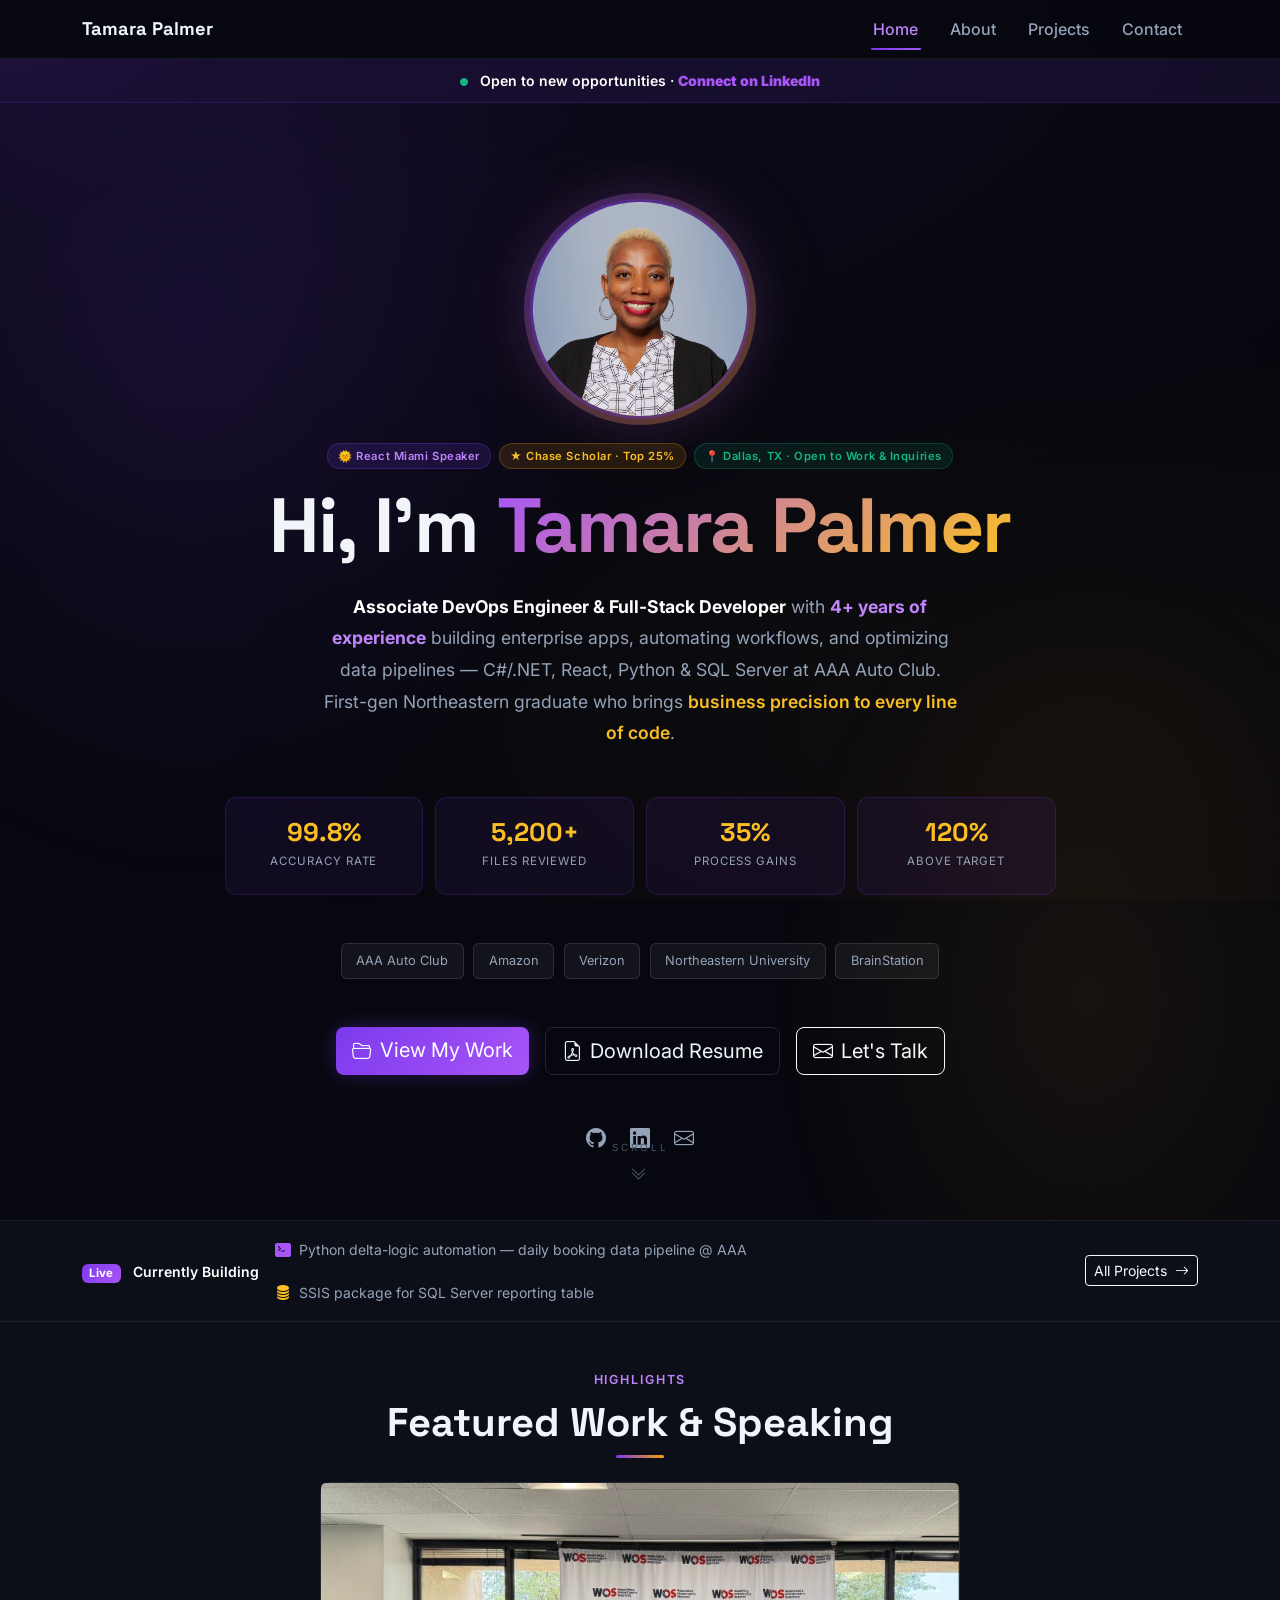
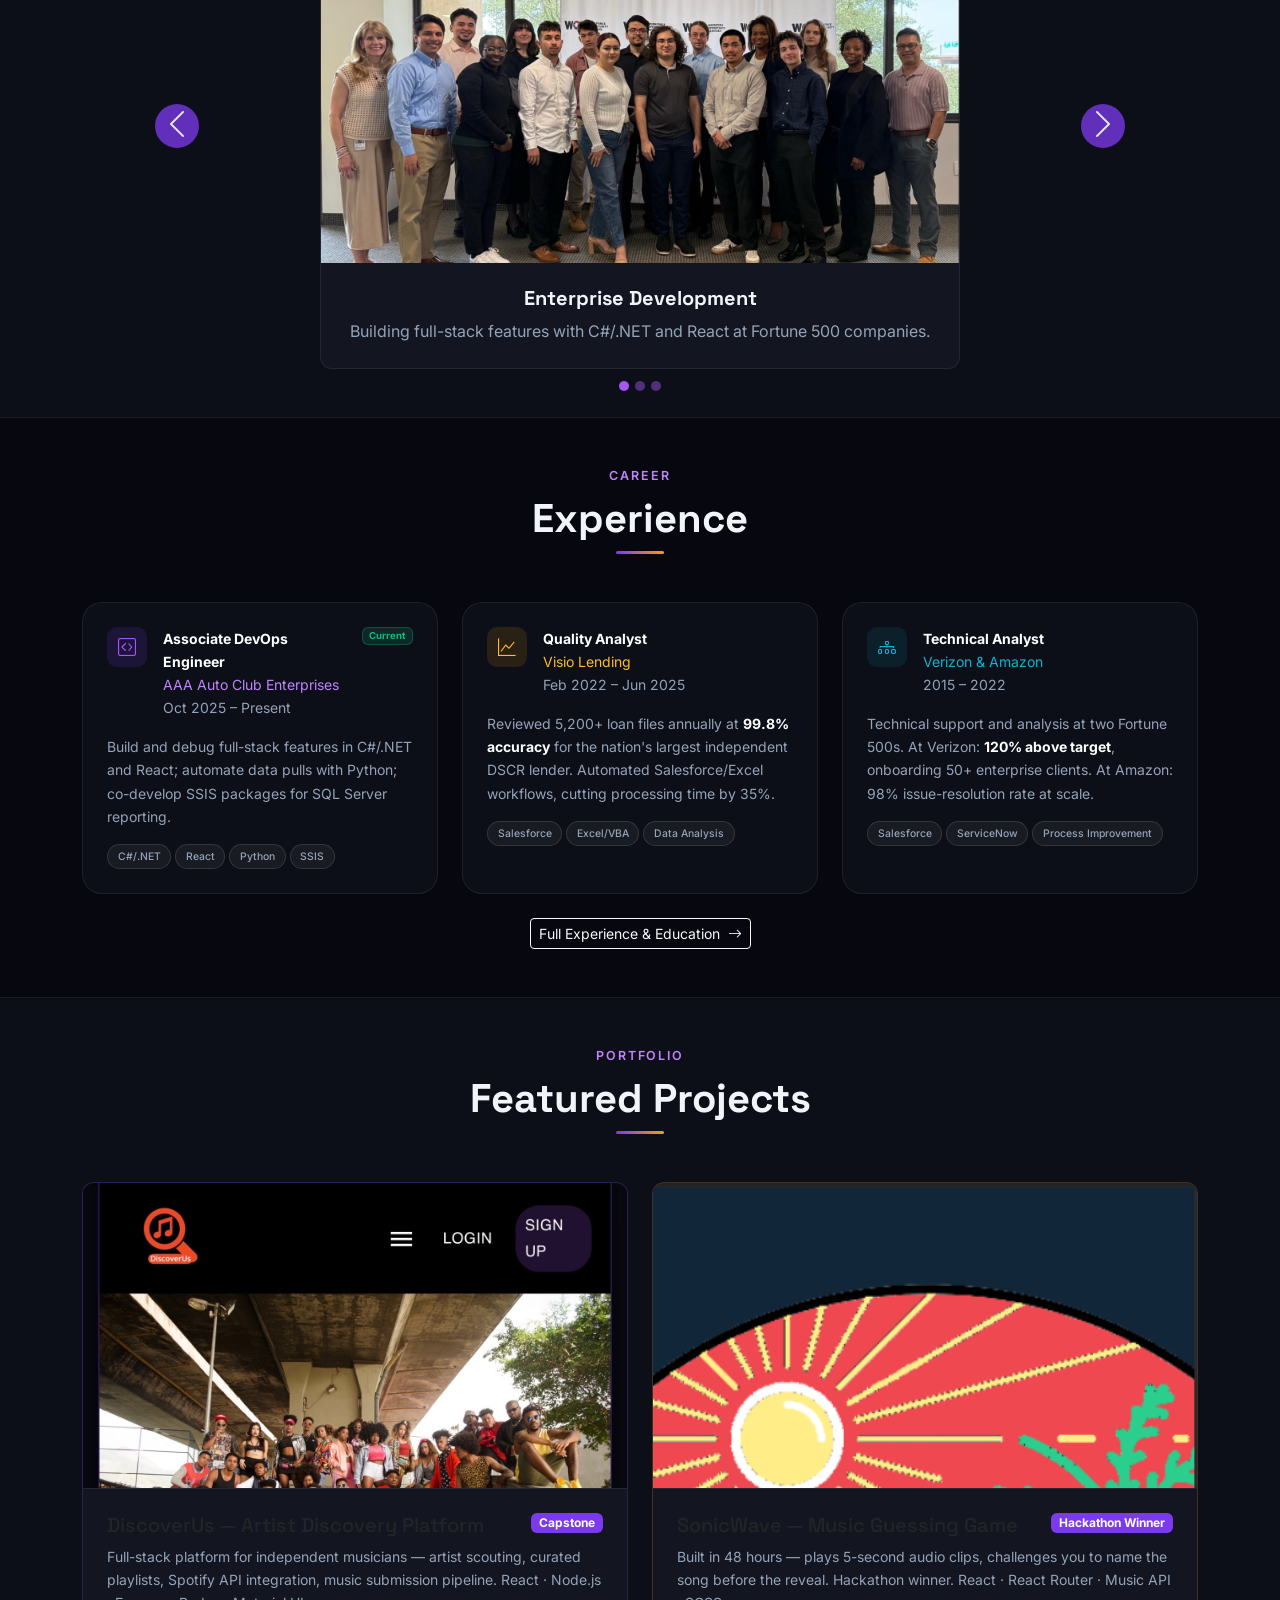
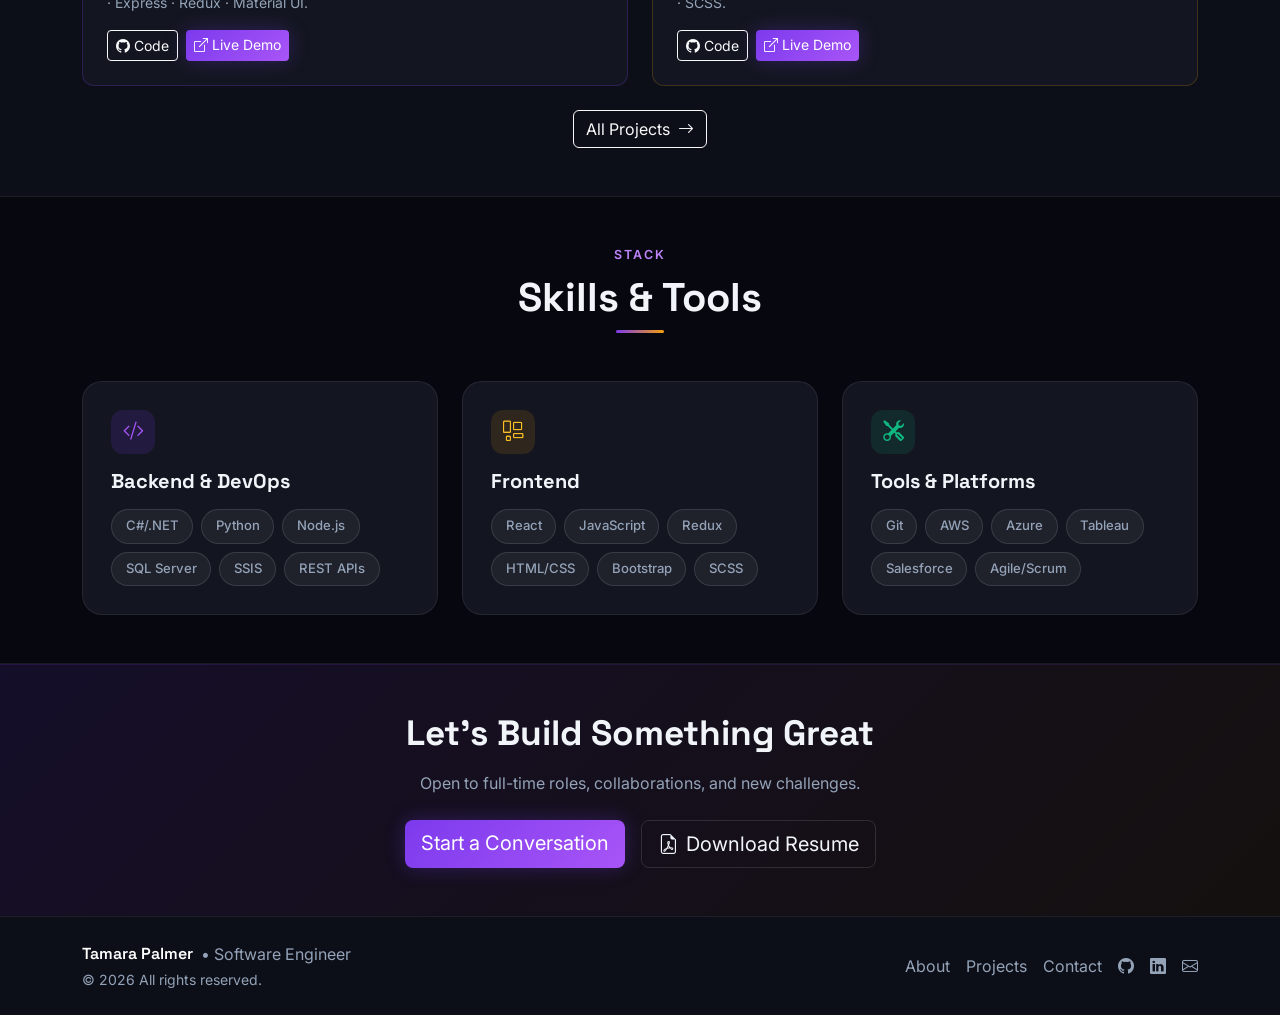
<file: index.html>
<!doctype html>
<html lang="en">
  <head>
    <meta charset="utf-8" />
    <meta name="viewport" content="width=device-width, initial-scale=1" />
    <title>Tamara Palmer | DevOps Engineer & Full-Stack Developer | Dallas, TX</title>
    <meta name="description" content="Tamara Palmer — Associate DevOps Engineer & Full-Stack Developer. C#/.NET, React, Python, SQL Server, SSIS. Building enterprise apps at AAA Auto Club." />
    <meta name="keywords" content="Tamara Palmer, DevOps Engineer, Full-Stack Developer, C#, .NET, React, Python, SQL Server, Dallas, Software Engineer" />
    <meta name="author" content="Tamara Palmer" />
    <meta name="robots" content="index, follow" />
    <link rel="canonical" href="https://portfolio-v1-blond-rho.vercel.app/" />
    <meta property="og:type" content="website" />
    <meta property="og:url" content="https://portfolio-v1-blond-rho.vercel.app/" />
    <meta property="og:title" content="Tamara Palmer | DevOps Engineer & Full-Stack Developer" />
    <meta property="og:description" content="Associate DevOps Engineer & Full-Stack Developer specializing in C#/.NET, React, Python, and SQL Server." />
    <meta property="og:image" content="https://portfolio-v1-blond-rho.vercel.app/assets/Headshot.jpeg" />
    <meta name="twitter:card" content="summary_large_image" />
    <meta name="twitter:title" content="Tamara Palmer | DevOps Engineer & Full-Stack Developer" />
    <meta name="twitter:description" content="Building enterprise applications and automation pipelines at AAA Auto Club." />
    <script type="application/ld+json">
    {"@context":"https://schema.org","@type":"Person","name":"Tamara Palmer","jobTitle":["Associate DevOps Engineer","Full-Stack Developer"],"url":"https://portfolio-v1-blond-rho.vercel.app","email":"TamaraPalmer013@yahoo.com","address":{"@type":"PostalAddress","addressLocality":"Dallas","addressRegion":"TX","addressCountry":"US"},"worksFor":{"@type":"Organization","name":"AAA Auto Club Enterprises"},"sameAs":["https://github.com/palmert974","https://www.linkedin.com/in/tamara-palmer"]}
    </script>
    <meta name="theme-color" content="#7c3aed" />
    <link rel="icon" type="image/svg+xml" href="assets/favicon.svg" />
    <link rel="preconnect" href="https://fonts.googleapis.com" />
    <link rel="preconnect" href="https://fonts.gstatic.com" crossorigin />
    <link href="https://fonts.googleapis.com/css2?family=Space+Grotesk:wght@400;500;600;700;800&family=Inter:wght@300;400;500;600;700&display=swap" rel="stylesheet" />
    <link href="https://cdn.jsdelivr.net/npm/bootstrap@5.3.3/dist/css/bootstrap.min.css" rel="stylesheet" />
    <link rel="stylesheet" href="https://cdn.jsdelivr.net/npm/bootstrap-icons@1.11.0/font/bootstrap-icons.css">
    <link rel="stylesheet" href="styles.css" />
  </head>
  <body class="bg-base text-light">
    <div class="cursor-glow"></div>

    <!-- Nav -->
    <nav class="navbar navbar-expand-md navbar-dark bg-transparent sticky-top" aria-label="Primary">
      <div class="container">
        <a class="navbar-brand" href="index.html">Tamara Palmer</a>
        <button class="navbar-toggler" type="button" data-bs-toggle="collapse" data-bs-target="#nav" aria-controls="nav" aria-expanded="false" aria-label="Toggle navigation">
          <span class="navbar-toggler-icon"></span>
        </button>
        <div class="collapse navbar-collapse" id="nav">
          <ul class="navbar-nav ms-auto mb-2 mb-md-0">
            <li class="nav-item"><a class="nav-link active" href="index.html">Home</a></li>
            <li class="nav-item"><a class="nav-link" href="about.html">About</a></li>
            <li class="nav-item"><a class="nav-link" href="projects.html">Projects</a></li>
            <li class="nav-item"><a class="nav-link" href="contact.html">Contact</a></li>
          </ul>
        </div>
      </div>
    </nav>

    <!-- Availability Banner -->
    <div class="text-center py-2" style="background:rgba(124,58,237,0.1);border-bottom:1px solid rgba(124,58,237,0.2);">
      <span class="small fw-semibold text-white">
        <i class="bi bi-circle-fill me-2" style="font-size:0.5rem;vertical-align:middle;color:#10b981;animation:pulse-dot 2s ease-in-out infinite;"></i>
        Open to new opportunities · <strong style="color:#a855f7;">Connect on LinkedIn</strong>
      </span>
    </div>

    <!-- Hero — centered, with photo -->
    <header class="hero-animated" id="hero">
      <div class="container">
        <div class="row justify-content-center">
          <div class="col-lg-9 col-md-11 text-center animate-fade-in">

            <!-- Headshot -->
            <div class="mb-4 animate-fade-in">
              <div style="position:relative;display:inline-block;">
                <div style="position:absolute;inset:-6px;border-radius:50%;background:linear-gradient(135deg,var(--accent),var(--gold));opacity:0.35;animation:float 4s ease-in-out infinite;"></div>
                <img src="assets/Headshot.jpeg" alt="Tamara Palmer" class="hero-img" />
              </div>
            </div>

            <div class="d-flex flex-wrap justify-content-center gap-2 mb-3 animate-fade-in">
              <span style="font-size:0.7rem;background:rgba(124,58,237,0.15);color:var(--accent-3);border:1px solid rgba(124,58,237,0.3);padding:3px 10px;border-radius:20px;font-weight:600;letter-spacing:0.05em;">&#127774; React Miami Speaker</span>
              <span style="font-size:0.7rem;background:rgba(245,158,11,0.12);color:var(--gold-2);border:1px solid rgba(245,158,11,0.25);padding:3px 10px;border-radius:20px;font-weight:600;letter-spacing:0.05em;">&#9733; Chase Scholar · Top 25%</span>
              <span style="font-size:0.7rem;background:rgba(16,185,129,0.1);color:#10b981;border:1px solid rgba(16,185,129,0.25);padding:3px 10px;border-radius:20px;font-weight:600;letter-spacing:0.05em;">&#128205; Dallas, TX · Open to Work &amp; Inquiries</span>
            </div>

            <h1 class="hero-headline mb-4" style="font-family:'Space Grotesk',sans-serif;font-size:clamp(2.6rem,7vw,4.8rem);font-weight:800;line-height:1.06;letter-spacing:-0.02em;">
              Hi, I'm <span class="gradient-text glitch-hover" data-text="Tamara Palmer">Tamara Palmer</span>
            </h1>

            <p class="hero-tagline mb-5" style="font-size:1.1rem;color:var(--text-2);max-width:640px;margin:0 auto 2.5rem;line-height:1.8;">
              <strong class="text-white">Associate DevOps Engineer &amp; Full-Stack Developer</strong> with <strong style="color:var(--accent-3);">4+ years of experience</strong> building enterprise apps, automating workflows, and optimizing data pipelines — C#/.NET, React, Python &amp; SQL Server at AAA Auto Club. First-gen Northeastern graduate who brings <span style="color:var(--gold-2);font-weight:600;">business precision to every line of code</span>.
            </p>

            <!-- Metrics -->
            <div class="hero-metrics mb-5">
              <div class="metric-card animate-fade-up" style="animation-delay:0.1s">
                <span class="metric-number">99.8%</span>
                <span class="metric-label">Accuracy Rate</span>
              </div>
              <div class="metric-card animate-fade-up" style="animation-delay:0.2s">
                <span class="metric-number">5,200+</span>
                <span class="metric-label">Files Reviewed</span>
              </div>
              <div class="metric-card animate-fade-up" style="animation-delay:0.3s">
                <span class="metric-number">35%</span>
                <span class="metric-label">Process Gains</span>
              </div>
              <div class="metric-card animate-fade-up" style="animation-delay:0.4s">
                <span class="metric-number">120%</span>
                <span class="metric-label">Above Target</span>
              </div>
            </div>

            <!-- Brand Badges -->
            <div class="brand-logos mb-5 animate-fade-up" style="animation-delay:0.3s;justify-content:center;">
              <span class="brand-badge">AAA Auto Club</span>
              <span class="brand-badge">Amazon</span>
              <span class="brand-badge">Verizon</span>
              <span class="brand-badge">Northeastern University</span>
              <span class="brand-badge">BrainStation</span>
            </div>

            <!-- CTAs -->
            <div class="d-flex flex-wrap gap-3 justify-content-center mb-5 animate-fade-up" style="animation-delay:0.4s">
              <a href="projects.html" class="btn btn-accent btn-lg btn-magnetic">
                <i class="bi bi-folder2-open me-2"></i>View My Work
              </a>
              <a href="assets/Tamara-Palmer-Resume-2025.pdf" target="_blank" class="btn btn-secondary btn-lg btn-magnetic">
                <i class="bi bi-file-earmark-pdf me-2"></i>Download Resume
              </a>
              <a href="contact.html" class="btn btn-outline-light btn-lg btn-magnetic">
                <i class="bi bi-envelope me-2"></i>Let's Talk
              </a>
            </div>

            <!-- Social links -->
            <div class="d-flex gap-4 justify-content-center animate-fade-up" style="animation-delay:0.5s">
              <a href="https://github.com/palmert974" target="_blank" class="text-muted-2 fs-5" title="GitHub" style="transition:color 0.2s;"><i class="bi bi-github"></i></a>
              <a href="https://www.linkedin.com/in/tamara-palmer" target="_blank" class="text-muted-2 fs-5" title="LinkedIn" style="transition:color 0.2s;"><i class="bi bi-linkedin"></i></a>
              <a href="mailto:TamaraPalmer013@yahoo.com" class="text-muted-2 fs-5" title="Email" style="transition:color 0.2s;"><i class="bi bi-envelope"></i></a>
            </div>

          </div>
        </div>
      </div>
      <a href="#experience" class="scroll-indicator d-none d-md-flex" aria-label="Scroll down">
        <span>scroll</span>
        <i class="bi bi-chevron-double-down"></i>
      </a>
    </header>

    <!-- Currently Building -->
    <section class="py-3" style="background:var(--surface);border-top:1px solid var(--border);border-bottom:1px solid var(--border);">
      <div class="container">
        <div class="row align-items-center justify-content-between g-3">
          <div class="col-auto">
            <span class="badge me-2" style="background:linear-gradient(135deg,var(--accent),var(--accent-2));font-size:0.72rem;">Live</span>
            <span class="fw-semibold text-white small">Currently Building</span>
          </div>
          <div class="col">
            <div class="d-flex flex-wrap gap-3">
              <div class="d-flex align-items-center gap-2">
                <i class="bi bi-terminal-fill" style="color:var(--accent-2);"></i>
                <span class="small text-muted-2">Python delta-logic automation — daily booking data pipeline @ AAA</span>
              </div>
              <div class="d-flex align-items-center gap-2 d-none d-md-flex">
                <i class="bi bi-database-fill" style="color:var(--gold-2);"></i>
                <span class="small text-muted-2">SSIS package for SQL Server reporting table</span>
              </div>
            </div>
          </div>
          <div class="col-auto">
            <a href="projects.html" class="btn btn-sm btn-outline-light">All Projects <i class="bi bi-arrow-right ms-1"></i></a>
          </div>
        </div>
      </div>
    </section>

    <!-- Activities & Speaking Carousel -->
    <section class="py-5" id="highlights" style="background:var(--surface);border-bottom:1px solid var(--border);">
      <div class="container">
        <div class="row justify-content-center">
          <div class="col-lg-10">
            <p class="text-center mb-2" style="font-size:0.78rem;letter-spacing:0.15em;text-transform:uppercase;color:var(--accent-3);font-weight:600;">Highlights</p>
            <h2 class="display-6 fw-bold mb-2 text-center" style="font-family:'Space Grotesk',sans-serif;">Featured Work &amp; Speaking</h2>
            <div class="section-divider"></div>
            <div id="highlightsCarousel" class="carousel slide mt-3" data-bs-ride="carousel">
              <div class="carousel-indicators">
                <button type="button" data-bs-target="#highlightsCarousel" data-bs-slide-to="0" class="active" aria-current="true" aria-label="Slide 1"></button>
                <button type="button" data-bs-target="#highlightsCarousel" data-bs-slide-to="1" aria-label="Slide 2"></button>
                <button type="button" data-bs-target="#highlightsCarousel" data-bs-slide-to="2" aria-label="Slide 3"></button>
              </div>
              <div class="carousel-inner">
                <div class="carousel-item active">
                  <div class="card border-0 mx-auto" style="max-width:640px;background:var(--surface-2);border:1px solid var(--border) !important;">
                    <img src="assets/WOS.jpeg" class="card-img-top" alt="Enterprise Development at AAA Auto Club" style="height:380px;object-fit:cover;">
                    <div class="card-body text-center p-4">
                      <h5 class="fw-bold fs-5 mb-2">Enterprise Development</h5>
                      <p class="text-muted-2 mb-0">Building full-stack features with C#/.NET and React at Fortune 500 companies.</p>
                    </div>
                  </div>
                </div>
                <div class="carousel-item">
                  <div class="card border-0 mx-auto" style="max-width:640px;background:var(--surface-2);border:1px solid var(--border) !important;">
                    <img src="assets/AfroTech.jpeg" class="card-img-top" alt="Speaking at AfroTech" style="height:380px;object-fit:cover;">
                    <div class="card-body text-center p-4">
                      <h5 class="fw-bold fs-5 mb-2">Speaking &amp; Mentorship</h5>
                      <p class="text-muted-2 mb-0">Sharing knowledge at React Miami, eMerge Americas, and AfroTech. Guiding the next generation of engineers.</p>
                    </div>
                  </div>
                </div>
                <div class="carousel-item">
                  <div class="card border-0 mx-auto" style="max-width:640px;background:var(--surface-2);border:1px solid var(--border) !important;">
                    <img src="assets/Global.jpeg" class="card-img-top" alt="Global Impact" style="height:380px;object-fit:cover;">
                    <div class="card-body text-center p-4">
                      <h5 class="fw-bold fs-5 mb-2">Global Impact</h5>
                      <p class="text-muted-2 mb-0">Leveraging global perspective and lived experience to build inclusive, scalable solutions.</p>
                    </div>
                  </div>
                </div>
              </div>
              <button class="carousel-control-prev" type="button" data-bs-target="#highlightsCarousel" data-bs-slide="prev"><i class="bi bi-chevron-left fs-2"></i></button>
              <button class="carousel-control-next" type="button" data-bs-target="#highlightsCarousel" data-bs-slide="next"><i class="bi bi-chevron-right fs-2"></i></button>
            </div>
          </div>
        </div>
      </div>
    </section>

    <!-- Experience Highlights -->
    <section class="py-5" id="experience" style="background:var(--base);border-bottom:1px solid var(--border);">
      <div class="container">
        <p class="text-center mb-2" style="font-size:0.78rem;letter-spacing:0.15em;text-transform:uppercase;color:var(--accent-3);font-weight:600;">Career</p>
        <h2 class="display-6 fw-bold mb-2 text-center" style="font-family:'Space Grotesk',sans-serif;">Experience</h2>
        <div class="section-divider"></div>

        <div class="row g-4 mt-1">
          <!-- AAA Auto Club -->
          <div class="col-md-6 col-lg-4">
            <div class="card border-0 h-100 hover-lift" style="background:var(--surface);border:1px solid var(--border) !important;padding:1.5rem;border-radius:var(--radius-lg) !important;">
              <div class="d-flex align-items-start gap-3 mb-3">
                <div style="width:40px;height:40px;border-radius:10px;background:rgba(124,58,237,0.15);display:flex;align-items:center;justify-content:center;flex-shrink:0;">
                  <i class="bi bi-code-square" style="color:var(--accent-2);font-size:1.1rem;"></i>
                </div>
                <div>
                  <div class="fw-bold text-white small">Associate DevOps Engineer</div>
                  <div class="small" style="color:var(--accent-3);">AAA Auto Club Enterprises</div>
                  <div class="small text-muted-2">Oct 2025 – Present</div>
                </div>
                <span class="badge ms-auto" style="background:rgba(16,185,129,0.15);color:#10b981;border:1px solid rgba(16,185,129,0.3);font-size:0.6rem;white-space:nowrap;">Current</span>
              </div>
              <p class="small text-muted-2 mb-3">Build and debug full-stack features in C#/.NET and React; automate data pulls with Python; co-develop SSIS packages for SQL Server reporting.</p>
              <div class="d-flex flex-wrap gap-1">
                <span class="tech-badge" style="font-size:0.65rem;padding:0.2rem 0.6rem;">C#/.NET</span>
                <span class="tech-badge" style="font-size:0.65rem;padding:0.2rem 0.6rem;">React</span>
                <span class="tech-badge" style="font-size:0.65rem;padding:0.2rem 0.6rem;">Python</span>
                <span class="tech-badge" style="font-size:0.65rem;padding:0.2rem 0.6rem;">SSIS</span>
              </div>
            </div>
          </div>
          <!-- Visio Lending -->
          <div class="col-md-6 col-lg-4">
            <div class="card border-0 h-100 hover-lift" style="background:var(--surface);border:1px solid var(--border) !important;padding:1.5rem;border-radius:var(--radius-lg) !important;">
              <div class="d-flex align-items-start gap-3 mb-3">
                <div style="width:40px;height:40px;border-radius:10px;background:rgba(245,158,11,0.12);display:flex;align-items:center;justify-content:center;flex-shrink:0;">
                  <i class="bi bi-graph-up" style="color:var(--gold-2);font-size:1.1rem;"></i>
                </div>
                <div>
                  <div class="fw-bold text-white small">Quality Analyst</div>
                  <div class="small" style="color:var(--gold-2);">Visio Lending</div>
                  <div class="small text-muted-2">Feb 2022 – Jun 2025</div>
                </div>
              </div>
              <p class="small text-muted-2 mb-3">Reviewed 5,200+ loan files annually at <strong class="text-white">99.8% accuracy</strong> for the nation's largest independent DSCR lender. Automated Salesforce/Excel workflows, cutting processing time by 35%.</p>
              <div class="d-flex flex-wrap gap-1">
                <span class="tech-badge" style="font-size:0.65rem;padding:0.2rem 0.6rem;">Salesforce</span>
                <span class="tech-badge" style="font-size:0.65rem;padding:0.2rem 0.6rem;">Excel/VBA</span>
                <span class="tech-badge" style="font-size:0.65rem;padding:0.2rem 0.6rem;">Data Analysis</span>
              </div>
            </div>
          </div>
          <!-- Verizon / Amazon -->
          <div class="col-md-6 col-lg-4">
            <div class="card border-0 h-100 hover-lift" style="background:var(--surface);border:1px solid var(--border) !important;padding:1.5rem;border-radius:var(--radius-lg) !important;">
              <div class="d-flex align-items-start gap-3 mb-3">
                <div style="width:40px;height:40px;border-radius:10px;background:rgba(6,182,212,0.1);display:flex;align-items:center;justify-content:center;flex-shrink:0;">
                  <i class="bi bi-diagram-3" style="color:var(--cyan);font-size:1.1rem;"></i>
                </div>
                <div>
                  <div class="fw-bold text-white small">Technical Analyst</div>
                  <div class="small" style="color:var(--cyan);">Verizon &amp; Amazon</div>
                  <div class="small text-muted-2">2015 – 2022</div>
                </div>
              </div>
              <p class="small text-muted-2 mb-3">Technical support and analysis at two Fortune 500s. At Verizon: <strong class="text-white">120% above target</strong>, onboarding 50+ enterprise clients. At Amazon: 98% issue-resolution rate at scale.</p>
              <div class="d-flex flex-wrap gap-1">
                <span class="tech-badge" style="font-size:0.65rem;padding:0.2rem 0.6rem;">Salesforce</span>
                <span class="tech-badge" style="font-size:0.65rem;padding:0.2rem 0.6rem;">ServiceNow</span>
                <span class="tech-badge" style="font-size:0.65rem;padding:0.2rem 0.6rem;">Process Improvement</span>
              </div>
            </div>
          </div>
        </div>

        <div class="text-center mt-4">
          <a href="about.html" class="btn btn-outline-light btn-sm">Full Experience &amp; Education <i class="bi bi-arrow-right ms-1"></i></a>
        </div>
      </div>
    </section>

    <!-- Featured Projects -->
    <section class="py-5" id="highlights" style="background:var(--surface);border-bottom:1px solid var(--border);">
      <div class="container">
        <p class="text-center mb-2" style="font-size:0.78rem;letter-spacing:0.15em;text-transform:uppercase;color:var(--accent-3);font-weight:600;">Portfolio</p>
        <h2 class="display-6 fw-bold mb-2 text-center" style="font-family:'Space Grotesk',sans-serif;">Featured Projects</h2>
        <div class="section-divider"></div>

        <div class="row g-4 mt-1">
          <!-- DiscoverUs -->
          <div class="col-lg-6">
            <div class="card border-0 h-100 project-card hover-lift" style="background:var(--surface-2);border:1px solid rgba(124,58,237,0.25) !important;position:relative;overflow:hidden;">
              <div style="position:absolute;top:0;left:0;right:0;height:3px;background:linear-gradient(90deg,var(--accent),var(--accent-2));z-index:1;"></div>
              <div class="project-img-wrap">
                <img class="project-img" src="assets/discoverus-card.jpg" alt="DiscoverUs artist discovery platform" style="width:100%;aspect-ratio:16/9;object-fit:cover;object-position:top;" onerror="this.style.display='none';this.nextElementSibling.style.display='flex';">
                <div style="display:none;background:linear-gradient(135deg,#1a0a2e,#0d0518);aspect-ratio:16/9;align-items:center;justify-content:center;flex-direction:column;gap:0.5rem;">
                  <i class="bi bi-music-note-beamed" style="font-size:2.5rem;color:#a855f7;opacity:0.5;"></i>
                  <span class="small text-muted-2">DiscoverUs</span>
                </div>
                <div class="project-overlay">
                  <div class="d-flex gap-2">
                    <a href="https://github.com/palmert974/CapstoneProject" class="btn btn-outline-light btn-sm" target="_blank" rel="noreferrer"><i class="bi bi-github me-1"></i>Code</a>
                    <a href="https://discoverous-tamaras-projects-9f7e946b.vercel.app" class="btn btn-accent btn-sm" target="_blank" rel="noreferrer"><i class="bi bi-box-arrow-up-right me-1"></i>Live Demo</a>
                  </div>
                </div>
              </div>
              <div class="card-body d-flex flex-column p-4">
                <div class="d-flex align-items-start justify-content-between mb-2 flex-wrap gap-2">
                  <h3 class="h5 mb-0">DiscoverUs — Artist Discovery Platform</h3>
                  <span class="badge bg-accent">Capstone</span>
                </div>
                <p class="small text-muted-2 mb-3">Full-stack platform for independent musicians — artist scouting, curated playlists, Spotify API integration, music submission pipeline. React · Node.js · Express · Redux · Material UI.</p>
                <div class="mt-auto d-flex gap-2">
                  <a href="https://github.com/palmert974/CapstoneProject" class="btn btn-outline-light btn-sm" target="_blank" rel="noreferrer"><i class="bi bi-github me-1"></i>Code</a>
                  <a href="https://discoverous-tamaras-projects-9f7e946b.vercel.app" class="btn btn-accent btn-sm" target="_blank" rel="noreferrer"><i class="bi bi-box-arrow-up-right me-1"></i>Live Demo</a>
                </div>
              </div>
            </div>
          </div>

          <!-- SonicWave -->
          <div class="col-lg-6">
            <div class="card border-0 h-100 project-card hover-lift" style="background:var(--surface-2);border:1px solid rgba(245,158,11,0.2) !important;position:relative;overflow:hidden;">
              <div style="position:absolute;top:0;left:0;right:0;height:3px;background:linear-gradient(90deg,var(--gold),var(--accent-2));z-index:1;"></div>
              <div class="project-img-wrap">
                <img class="project-img" src="assets/sonicwave.png" alt="SonicWave music guessing game" style="width:100%;aspect-ratio:16/9;object-fit:cover;object-position:top;">
                <div class="project-overlay">
                  <div class="d-flex gap-2">
                    <a href="https://github.com/palmert974/SonicWave" class="btn btn-outline-light btn-sm" target="_blank" rel="noreferrer"><i class="bi bi-github me-1"></i>Code</a>
                    <a href="https://sonicwave-delta.vercel.app" class="btn btn-accent btn-sm" target="_blank" rel="noreferrer"><i class="bi bi-box-arrow-up-right me-1"></i>Live Demo</a>
                  </div>
                </div>
              </div>
              <div class="card-body d-flex flex-column p-4">
                <div class="d-flex align-items-start justify-content-between mb-2 flex-wrap gap-2">
                  <h3 class="h5 mb-0">SonicWave — Music Guessing Game</h3>
                  <span class="badge bg-accent">Hackathon Winner</span>
                </div>
                <p class="small text-muted-2 mb-3">Built in 48 hours — plays 5-second audio clips, challenges you to name the song before the reveal. Hackathon winner. React · React Router · Music API · SCSS.</p>
                <div class="mt-auto d-flex gap-2">
                  <a href="https://github.com/palmert974/SonicWave" class="btn btn-outline-light btn-sm" target="_blank" rel="noreferrer"><i class="bi bi-github me-1"></i>Code</a>
                  <a href="https://sonicwave-delta.vercel.app" class="btn btn-accent btn-sm" target="_blank" rel="noreferrer"><i class="bi bi-box-arrow-up-right me-1"></i>Live Demo</a>
                </div>
              </div>
            </div>
          </div>
        </div>

        <div class="text-center mt-4">
          <a href="projects.html" class="btn btn-outline-light">All Projects <i class="bi bi-arrow-right ms-1"></i></a>
        </div>
      </div>
    </section>

    <!-- Skills -->
    <section class="py-5" style="background:var(--base);border-bottom:1px solid var(--border);">
      <div class="container">
        <p class="text-center mb-2" style="font-size:0.78rem;letter-spacing:0.15em;text-transform:uppercase;color:var(--accent-3);font-weight:600;">Stack</p>
        <h2 class="display-6 fw-bold mb-2 text-center" style="font-family:'Space Grotesk',sans-serif;">Skills &amp; Tools</h2>
        <div class="section-divider"></div>
        <div class="row g-4 mt-1">
          <div class="col-md-4">
            <div class="card border-0 h-100 hover-lift" style="background:var(--surface-2);border:1px solid var(--border) !important;border-radius:var(--radius-lg) !important;padding:1.75rem;">
              <div style="width:44px;height:44px;border-radius:12px;background:rgba(124,58,237,0.15);display:flex;align-items:center;justify-content:center;margin-bottom:1rem;">
                <i class="bi bi-code-slash" style="color:var(--accent-2);font-size:1.3rem;"></i>
              </div>
              <h5 class="fw-bold mb-3">Backend &amp; DevOps</h5>
              <div class="d-flex flex-wrap gap-2">
                <span class="tech-badge">C#/.NET</span><span class="tech-badge">Python</span><span class="tech-badge">Node.js</span><span class="tech-badge">SQL Server</span><span class="tech-badge">SSIS</span><span class="tech-badge">REST APIs</span>
              </div>
            </div>
          </div>
          <div class="col-md-4">
            <div class="card border-0 h-100 hover-lift" style="background:var(--surface-2);border:1px solid var(--border) !important;border-radius:var(--radius-lg) !important;padding:1.75rem;">
              <div style="width:44px;height:44px;border-radius:12px;background:rgba(245,158,11,0.12);display:flex;align-items:center;justify-content:center;margin-bottom:1rem;">
                <i class="bi bi-layout-wtf" style="color:var(--gold-2);font-size:1.3rem;"></i>
              </div>
              <h5 class="fw-bold mb-3">Frontend</h5>
              <div class="d-flex flex-wrap gap-2">
                <span class="tech-badge">React</span><span class="tech-badge">JavaScript</span><span class="tech-badge">Redux</span><span class="tech-badge">HTML/CSS</span><span class="tech-badge">Bootstrap</span><span class="tech-badge">SCSS</span>
              </div>
            </div>
          </div>
          <div class="col-md-4">
            <div class="card border-0 h-100 hover-lift" style="background:var(--surface-2);border:1px solid var(--border) !important;border-radius:var(--radius-lg) !important;padding:1.75rem;">
              <div style="width:44px;height:44px;border-radius:12px;background:rgba(16,185,129,0.12);display:flex;align-items:center;justify-content:center;margin-bottom:1rem;">
                <i class="bi bi-tools" style="color:#10b981;font-size:1.3rem;"></i>
              </div>
              <h5 class="fw-bold mb-3">Tools &amp; Platforms</h5>
              <div class="d-flex flex-wrap gap-2">
                <span class="tech-badge">Git</span><span class="tech-badge">AWS</span><span class="tech-badge">Azure</span><span class="tech-badge">Tableau</span><span class="tech-badge">Salesforce</span><span class="tech-badge">Agile/Scrum</span>
              </div>
            </div>
          </div>
        </div>
      </div>
    </section>

    <!-- CTA -->
    <section class="py-5" style="background:linear-gradient(135deg,rgba(124,58,237,0.12) 0%,rgba(245,158,11,0.06) 100%);border-top:1px solid rgba(124,58,237,0.15);">
      <div class="container">
        <div class="row justify-content-center text-center">
          <div class="col-lg-7">
            <h2 class="fw-bold mb-3" style="font-family:'Space Grotesk',sans-serif;font-size:clamp(1.6rem,3vw,2.2rem);">Let's Build Something Great</h2>
            <p class="text-muted-2 mb-4">Open to full-time roles, collaborations, and new challenges.</p>
            <div class="d-flex gap-3 justify-content-center flex-wrap">
              <a href="contact.html" class="btn btn-accent btn-lg btn-magnetic">Start a Conversation</a>
              <a href="assets/Tamara-Palmer-Resume-2025.pdf" target="_blank" class="btn btn-secondary btn-lg">
                <i class="bi bi-file-earmark-pdf me-2"></i>Download Resume
              </a>
            </div>
          </div>
        </div>
      </div>
    </section>

    <!-- Footer -->
    <footer class="footer mt-0">
      <div class="container py-4">
        <div class="row align-items-center">
          <div class="col-md-6 text-center text-md-start mb-3 mb-md-0">
            <div class="d-flex align-items-center gap-2 justify-content-center justify-content-md-start">
              <span class="fw-semibold text-white" style="font-family:'Space Grotesk',sans-serif;">Tamara Palmer</span>
              <span class="text-muted-2">• Software Engineer</span>
            </div>
            <div class="small text-muted-2">© <span id="year"></span> All rights reserved.</div>
          </div>
          <div class="col-md-6">
            <div class="d-flex justify-content-center justify-content-md-end gap-3">
              <a class="text-muted-2 text-decoration-none" href="about.html">About</a>
              <a class="text-muted-2 text-decoration-none" href="projects.html">Projects</a>
              <a class="text-muted-2 text-decoration-none" href="contact.html">Contact</a>
              <a href="https://github.com/palmert974" target="_blank" class="text-muted-2"><i class="bi bi-github"></i></a>
              <a href="https://www.linkedin.com/in/tamara-palmer" target="_blank" class="text-muted-2"><i class="bi bi-linkedin"></i></a>
              <a href="mailto:TamaraPalmer013@yahoo.com" class="text-muted-2"><i class="bi bi-envelope"></i></a>
            </div>
          </div>
        </div>
      </div>
    </footer>

    <script src="https://cdn.jsdelivr.net/npm/bootstrap@5.3.3/dist/js/bootstrap.bundle.min.js"></script>
    <script src="script.js"></script>
  </body>
</html>
</file>
<file: styles.css>
/* =============================================
   Tamara Palmer Portfolio — Design System
   Rebuilt: midnight + violet + gold
   ============================================= */

*, *::before, *::after { margin: 0; padding: 0; box-sizing: border-box; }

:root {
  /* Colors */
  --base:      #07080f;
  --surface:   #0d0f18;
  --surface-2: #131620;
  --border:    rgba(255,255,255,0.07);
  --border-2:  rgba(255,255,255,0.12);

  --accent:    #7c3aed;
  --accent-2:  #a855f7;
  --accent-3:  #c084fc;

  --gold:      #f59e0b;
  --gold-2:    #fbbf24;

  --green:     #10b981;
  --cyan:      #06b6d4;
  --pink:      #ec4899;

  --text:      #f1f5f9;
  --text-2:    #94a3b8;
  --text-3:    #475569;
  --muted:     #94a3b8;

  /* Aliases kept for backward compat */
  --elevated:  var(--surface);

  /* Shadows */
  --shadow:    0 4px 24px rgba(0,0,0,0.5);
  --shadow-lg: 0 8px 40px rgba(0,0,0,0.7);
  --glow-v:    0 0 40px rgba(124,58,237,0.25);
  --glow-g:    0 0 40px rgba(245,158,11,0.2);

  /* Radii */
  --radius:    12px;
  --radius-lg: 20px;
}

/* ── Base ── */
html { scroll-behavior: smooth; }
body {
  font-family: 'Inter', system-ui, -apple-system, sans-serif;
  background: var(--base);
  color: var(--text);
  line-height: 1.65;
  -webkit-font-smoothing: antialiased;
  min-height: 100vh;
}
body::before {
  content: '';
  position: fixed;
  inset: 0;
  background:
    radial-gradient(1400px 600px at 15% 0%, rgba(124,58,237,0.07), transparent),
    radial-gradient(900px 400px at 85% 80%, rgba(245,158,11,0.04), transparent);
  pointer-events: none;
  z-index: 0;
}
* { position: relative; z-index: 1; }

/* ── Typography ── */
h1, h2, h3, h4, h5, h6 {
  font-family: 'Space Grotesk', 'Inter', sans-serif;
  font-weight: 700;
  color: var(--text);
  line-height: 1.15;
}

/* ── Utilities ── */
.bg-base      { background: var(--base); }
.bg-elevated  { background: var(--surface); }
.bg-section   { background: var(--surface); }
.bg-accent    { background: var(--accent); }
.text-muted-2 { color: var(--text-2) !important; }
.text-accent  { color: var(--accent-2) !important; }
.text-gold    { color: var(--gold-2); }

/* ── Gradient Text ── */
.gradient-text {
  background: linear-gradient(135deg, var(--accent-2), var(--gold-2));
  -webkit-background-clip: text;
  -webkit-text-fill-color: transparent;
  background-clip: text;
}

/* ── Nav ── */
.navbar {
  background: rgba(7,8,15,0.85) !important;
  backdrop-filter: blur(20px);
  -webkit-backdrop-filter: blur(20px);
  border-bottom: 1px solid var(--border);
  border-radius: 0 !important;
  transition: background 0.3s ease;
}
.navbar.scrolled {
  background: rgba(7,8,15,0.97) !important;
}
.navbar-brand {
  font-family: 'Space Grotesk', sans-serif;
  font-weight: 700;
  font-size: 1.15rem;
  color: var(--text) !important;
  transition: color 0.2s;
}
.navbar-brand:hover { color: var(--accent-3) !important; }
.navbar-dark .navbar-nav .nav-link {
  color: var(--text-2) !important;
  font-weight: 500;
  padding: 0.5rem 1rem;
  transition: color 0.2s;
  position: relative;
}
.navbar-dark .navbar-nav .nav-link:hover,
.navbar-dark .navbar-nav .nav-link.active { color: var(--text) !important; }
.navbar-dark .navbar-nav .nav-link.active { color: var(--accent-3) !important; }
.navbar-nav .nav-link::after {
  content: '';
  position: absolute;
  bottom: 0; left: 50%;
  width: 0; height: 2px;
  background: linear-gradient(90deg, var(--accent), var(--accent-2));
  transform: translateX(-50%);
  transition: width 0.3s ease;
  border-radius: 2px;
}
.navbar-nav .nav-link:hover::after,
.navbar-nav .nav-link.active::after { width: 65%; }

/* ── Buttons ── */
.btn { transition: all 0.25s ease; }
.btn:hover { transform: translateY(-2px); }
.btn-accent {
  background: linear-gradient(135deg, var(--accent), var(--accent-2));
  border: none;
  color: #fff;
  box-shadow: 0 0 20px rgba(124,58,237,0.3);
}
.btn-accent:hover {
  color: #fff;
  box-shadow: 0 0 30px rgba(168,85,247,0.5);
}
.btn-outline-light:hover { transform: translateY(-2px); }
.btn-magnetic { will-change: transform; }
.btn-primary {
  background: linear-gradient(135deg, var(--accent), var(--accent-2));
  border: none;
  color: #fff;
  box-shadow: 0 0 20px rgba(124,58,237,0.3);
}
.btn-primary:hover, .btn-primary:focus {
  background: linear-gradient(135deg, var(--accent-2), var(--accent-3));
  color: #fff;
  box-shadow: 0 0 30px rgba(168,85,247,0.5);
}
.btn-secondary {
  border: 1.5px solid var(--border-2);
  background: transparent;
  color: var(--text);
}
.btn-secondary:hover {
  border-color: var(--accent-2);
  color: var(--accent-3);
  background: rgba(124,58,237,0.1);
}

/* ── Cards ── */
.card { border-radius: var(--radius) !important; }
.hover-lift {
  transition: transform 0.3s ease, box-shadow 0.3s ease;
}
.hover-lift:hover {
  transform: translateY(-5px);
  box-shadow: 0 12px 40px rgba(0,0,0,0.5);
}

/* ── Hero (index.html) ── */
.hero-animated {
  min-height: 100vh;
  display: flex;
  align-items: center;
  position: relative;
  overflow: hidden;
  padding: 6rem 0 4rem;
}
.hero-animated::before {
  content: '';
  position: absolute;
  top: -30%; left: -20%;
  width: 70%; height: 100%;
  background: radial-gradient(ellipse, rgba(124,58,237,0.12), transparent 70%);
  pointer-events: none;
  z-index: 0;
  animation: float 10s ease-in-out infinite;
}
.hero-animated::after {
  content: '';
  position: absolute;
  bottom: -20%; right: -10%;
  width: 50%; height: 80%;
  background: radial-gradient(ellipse, rgba(245,158,11,0.07), transparent 70%);
  pointer-events: none;
  z-index: 0;
}
.hero-img {
  width: 220px;
  height: 220px;
  object-fit: cover;
  border-radius: 50%;
  border: 3px solid rgba(124,58,237,0.4);
  box-shadow: 0 0 50px rgba(124,58,237,0.25), 0 0 100px rgba(245,158,11,0.1);
}

/* ── Metric Cards ── */
.metric-card {
  padding: 1.4rem 1.25rem;
  border-radius: var(--radius);
  background: rgba(124,58,237,0.08);
  border: 1px solid rgba(124,58,237,0.2);
  transition: all 0.3s ease;
  text-align: center;
}
.metric-card:hover {
  background: rgba(124,58,237,0.14);
  border-color: rgba(168,85,247,0.4);
  transform: translateY(-4px);
  box-shadow: 0 8px 24px rgba(124,58,237,0.2);
}
.metric-number {
  font-family: 'Space Grotesk', sans-serif;
  font-size: 1.6rem;
  font-weight: 700;
  color: var(--gold-2);
  display: block;
  line-height: 1;
}
.metric-label {
  font-size: 0.72rem;
  color: var(--text-2);
  text-transform: uppercase;
  letter-spacing: 0.08em;
  margin-top: 0.4rem;
  display: block;
}
.hero-metrics {
  display: grid;
  grid-template-columns: repeat(4, 1fr);
  gap: 0.75rem;
  margin: 2rem 0;
}

/* ── Brand badges ── */
.brand-badge {
  background: rgba(255,255,255,0.05);
  border: 1px solid var(--border-2);
  padding: 0.4rem 0.9rem;
  border-radius: 6px;
  font-size: 0.8rem;
  color: var(--text-2);
  transition: all 0.25s;
}
.brand-badge:hover {
  background: rgba(124,58,237,0.12);
  border-color: rgba(124,58,237,0.35);
  color: var(--accent-3);
}
.brand-logos { display: flex; flex-wrap: wrap; gap: 0.6rem; margin: 1.5rem 0; }

/* ── Tech Badges ── */
.tech-badge {
  display: inline-flex;
  align-items: center;
  background: rgba(255,255,255,0.05);
  border: 1px solid var(--border-2);
  padding: 0.35rem 0.85rem;
  border-radius: 99px;
  font-size: 0.82rem;
  color: var(--text-2);
  font-weight: 500;
  cursor: default;
  transition: all 0.25s;
}
.tech-badge:hover {
  background: rgba(124,58,237,0.15);
  border-color: rgba(168,85,247,0.4);
  color: var(--accent-3);
  transform: scale(1.05);
}

/* ── Section Divider ── */
.section-divider {
  width: 48px;
  height: 3px;
  background: linear-gradient(90deg, var(--accent), var(--gold));
  border-radius: 2px;
  margin: 0 auto 1.5rem;
}

/* ── Skill Grid (about page) ── */
.skill-grid {
  display: grid;
  grid-template-columns: repeat(auto-fit, minmax(130px, 1fr));
  gap: 1rem;
}
.skill-item {
  background: var(--surface-2);
  border: 1px solid var(--border);
  border-radius: var(--radius);
  padding: 1.4rem 1rem;
  text-align: center;
  transition: all 0.25s;
}
.skill-item:hover {
  border-color: rgba(124,58,237,0.35);
  background: rgba(124,58,237,0.08);
  transform: translateY(-3px);
}
.skill-icon { font-size: 1.75rem; margin-bottom: 0.5rem; display: block; }
.skill-name { font-size: 0.82rem; font-weight: 600; color: var(--text); }

/* ── Timeline ── */
.timeline-container { position: relative; }
.timeline-dot {
  position: absolute;
  width: 14px; height: 14px;
  background: var(--accent);
  border: 3px solid var(--base);
  border-radius: 50%;
  top: 28px;
  right: -7px;
  z-index: 10;
  box-shadow: 0 0 10px rgba(124,58,237,0.5);
}
.timeline-card { position: relative; }
.timeline-card.timeline-right .timeline-dot { left: -7px; right: auto; }
.timeline-card .card { transition: all 0.3s ease; }
.timeline-card .card:hover {
  transform: translateY(-3px);
  box-shadow: 0 10px 30px rgba(0,0,0,0.4);
}
.timeline-card h4, .timeline-card .h4,
.timeline-card h5, .timeline-card .h5,
.timeline-card .fw-bold {
  color: #fff;
  text-shadow: none;
  opacity: 1;
}
.timeline-card p, .timeline-card ul li { color: var(--text-2); }

/* ── Project Cards ── */
.project-card {
  transition: transform 0.3s ease, box-shadow 0.3s ease;
}
.project-card:hover {
  transform: translateY(-5px);
  box-shadow: 0 12px 40px rgba(0,0,0,0.5);
}
.project-img-wrap { position: relative; overflow: hidden; }
.project-img-wrap .project-overlay {
  position: absolute; inset: 0;
  background: rgba(7,8,15,0.85);
  display: flex; align-items: center; justify-content: center;
  gap: 0.75rem;
  opacity: 0;
  transition: opacity 0.3s;
  backdrop-filter: blur(2px);
}
.project-img-wrap:hover .project-overlay { opacity: 1; }
.project-img-wrap img { transition: transform 0.4s ease; }
.project-img-wrap:hover img { transform: scale(1.04); }
.project-img { background: var(--surface-2); border-bottom: 1px solid var(--border); width: 100%; display: block; }
.badge-exemplary {
  background: rgba(124,58,237,0.15);
  color: var(--accent-3);
  border: 1px solid rgba(124,58,237,0.35);
  font-size: 0.72rem;
}

/* ── Wave bars animation (project cards) ── */
@keyframes wave-bar {
  0%, 100% { transform: scaleY(0.25); }
  50% { transform: scaleY(1); }
}
@keyframes waveBar {
  from { transform: scaleY(0.2); }
  to   { transform: scaleY(1); }
}
.project-wave-bars {
  display: flex; gap: 5px; align-items: flex-end; height: 38px;
}
.project-wave-bars span {
  width: 5px; height: 100%;
  background: linear-gradient(to top, rgba(124,58,237,0.9), rgba(168,85,247,0.2));
  border-radius: 3px;
  transform-origin: bottom;
  animation: wave-bar 1.3s ease-in-out infinite;
}
.project-wave-bars span:nth-child(2)  { animation-delay: 0.1s; }
.project-wave-bars span:nth-child(3)  { animation-delay: 0.22s; }
.project-wave-bars span:nth-child(4)  { animation-delay: 0.34s; }
.project-wave-bars span:nth-child(5)  { animation-delay: 0.46s; }
.project-wave-bars span:nth-child(6)  { animation-delay: 0.38s; }
.project-wave-bars span:nth-child(7)  { animation-delay: 0.26s; }
.project-wave-bars span:nth-child(8)  { animation-delay: 0.14s; }
.project-wave-bars span:nth-child(9)  { animation-delay: 0.42s; }
.project-wave-bars span:nth-child(10) { animation-delay: 0.06s; }
.project-wave-bars span:nth-child(11) { animation-delay: 0.3s; }
.project-wave-bars span:nth-child(12) { animation-delay: 0.18s; }

/* Scanlines — TheRewind */
.scanlines { position: relative; }
.scanlines::after {
  content: ''; position: absolute; inset: 0;
  background: repeating-linear-gradient(0deg, rgba(0,0,0,0.12) 0px, rgba(0,0,0,0.12) 1px, transparent 1px, transparent 3px);
  pointer-events: none; z-index: 2;
}
/* Data grid — iTunes ETL */
.data-grid { position: relative; }
.data-grid::after {
  content: ''; position: absolute; inset: 0;
  background: linear-gradient(rgba(16,185,129,0.04) 1px, transparent 1px), linear-gradient(90deg, rgba(16,185,129,0.04) 1px, transparent 1px);
  background-size: 32px 32px;
  pointer-events: none; z-index: 0;
}

/* ── Contact Form ── */
.form-control, .form-select {
  background: var(--surface-2) !important;
  border: 1px solid var(--border-2) !important;
  color: var(--text) !important;
  transition: border-color 0.2s, box-shadow 0.2s;
  border-radius: var(--radius) !important;
}
.form-control:focus, .form-select:focus {
  background: var(--surface-2) !important;
  border-color: rgba(124,58,237,0.6) !important;
  box-shadow: 0 0 0 0.2rem rgba(124,58,237,0.2) !important;
  color: var(--text) !important;
}
.form-control::placeholder { color: var(--text-3) !important; }
.form-label { font-weight: 500; color: var(--text) !important; margin-bottom: 0.4rem; }
.form-check-input { background-color: var(--surface-2); border-color: var(--border-2); }
.form-check-input:checked { background-color: var(--accent); border-color: var(--accent); }

/* ── Animations ── */
@keyframes fadeIn {
  from { opacity: 0; transform: translateY(20px); }
  to   { opacity: 1; transform: translateY(0); }
}
@keyframes fadeInUp {
  from { opacity: 0; transform: translateY(30px); }
  to   { opacity: 1; transform: translateY(0); }
}
@keyframes slideInLeft {
  from { opacity: 0; transform: translateX(-40px); }
  to   { opacity: 1; transform: translateX(0); }
}
@keyframes slideInRight {
  from { opacity: 0; transform: translateX(40px); }
  to   { opacity: 1; transform: translateX(0); }
}
@keyframes float {
  0%, 100% { transform: translateY(0); }
  50%       { transform: translateY(-12px); }
}
@keyframes gradientShift {
  0%   { background-position: 0% 50%; }
  50%  { background-position: 100% 50%; }
  100% { background-position: 0% 50%; }
}
@keyframes bounce-down {
  0%, 100% { transform: translateX(-50%) translateY(0); opacity: 0.4; }
  50%       { transform: translateX(-50%) translateY(10px); opacity: 1; }
}
@keyframes pulse-dot {
  0%, 100% { transform: scale(1); opacity: 1; }
  50%       { transform: scale(0.8); opacity: 0.5; }
}

.animate-fade-in        { animation: fadeIn 0.8s ease-out; }
.animate-fade-in-delay  { opacity: 0; animation: fadeIn 0.8s ease-out 0.3s forwards; }
.animate-fade-up        { animation: fadeInUp 0.9s ease-out; }
.animate-slide-left     { animation: slideInLeft 0.8s ease-out; }
.animate-slide-right    { animation: slideInRight 0.8s ease-out; }

/* ── Scroll Reveal ── */
.scroll-reveal {
  opacity: 0;
  transform: translateY(24px);
  transition: opacity 0.7s ease, transform 0.7s ease;
}
.scroll-reveal.active { opacity: 1; transform: translateY(0); }

/* ── Scroll Indicator ── */
.scroll-indicator {
  position: absolute; bottom: 2rem; left: 50%;
  transform: translateX(-50%);
  display: flex; flex-direction: column; align-items: center; gap: 0.35rem;
  color: var(--text-3);
  font-size: 0.62rem; letter-spacing: 3px; text-transform: uppercase;
  animation: bounce-down 2.2s ease-in-out infinite;
  text-decoration: none;
}
.scroll-indicator:hover { color: var(--text-2); }
.scroll-indicator i { font-size: 1rem; }

/* ── Cursor Glow ── */
.cursor-glow {
  position: fixed;
  width: 500px; height: 500px;
  border-radius: 50%;
  background: radial-gradient(circle, rgba(124,58,237,0.07) 0%, transparent 65%);
  pointer-events: none;
  transform: translate(-50%, -50%);
  z-index: 0;
  will-change: left, top;
  transition: left 0.08s ease, top 0.08s ease;
}

/* ── Carousel ── */
#highlightsCarousel .carousel-control-prev,
#highlightsCarousel .carousel-control-next {
  width: 44px; height: 44px;
  background: rgba(124,58,237,0.85);
  border-radius: 50%; top: 50%;
  transform: translateY(-50%);
  opacity: 0.9;
  transition: all 0.3s ease;
  display: flex; align-items: center; justify-content: center;
}
#highlightsCarousel .carousel-control-prev:hover,
#highlightsCarousel .carousel-control-next:hover {
  opacity: 1; background: var(--accent);
  transform: translateY(-50%) scale(1.1);
}
#highlightsCarousel .carousel-control-prev { left: -22px; }
#highlightsCarousel .carousel-control-next { right: -22px; }
#highlightsCarousel .carousel-indicators { bottom: -38px; }
#highlightsCarousel .carousel-indicators [data-bs-target] {
  background: var(--accent-2); width: 10px; height: 10px;
  border-radius: 50%; opacity: 0.45; border: none;
}
#highlightsCarousel .carousel-indicators .active { opacity: 1; }

/* ── Speaking Cards ── */
.speaking-card {
  background: var(--surface);
  border: 1px solid var(--border);
  border-radius: var(--radius-lg);
  padding: 2rem 1.5rem;
  text-align: center;
  transition: all 0.3s ease;
  position: relative; overflow: hidden;
}
.speaking-card::before {
  content: ''; position: absolute; top: 0; left: 0; right: 0; height: 3px;
  background: linear-gradient(90deg, var(--accent), var(--gold));
  transform: scaleX(0); transform-origin: left;
  transition: transform 0.3s ease;
}
.speaking-card:hover::before { transform: scaleX(1); }
.speaking-card:hover { transform: translateY(-4px); box-shadow: 0 12px 30px rgba(0,0,0,0.3); }
.speaking-icon {
  width: 52px; height: 52px;
  background: rgba(124,58,237,0.1);
  border-radius: 50%;
  display: flex; align-items: center; justify-content: center;
  margin: 0 auto 1.25rem;
  font-size: 1.4rem; color: var(--accent-2);
  transition: background 0.3s;
}
.speaking-card:hover .speaking-icon { background: rgba(124,58,237,0.2); }

/* ── Stats Bar ── */
.stat-item { text-align: center; padding: 1.5rem 1rem; }
.stat-number {
  font-family: 'Space Grotesk', sans-serif;
  font-size: 2.25rem; font-weight: 800;
  color: var(--gold-2); line-height: 1;
  display: block;
}
.stat-label {
  font-size: 0.75rem; color: var(--text-2);
  text-transform: uppercase; letter-spacing: 1.5px; margin-top: 0.4rem;
}

/* ── About Hero ── */
.about-hero { padding: 80px 0 40px; }
.article-card {
  background: var(--surface);
  border-radius: var(--radius);
  padding: 2rem;
  margin-bottom: 1.5rem;
  transition: all 0.3s;
  border: 1px solid var(--border);
  position: relative; overflow: hidden;
}
.article-card::before {
  content: ''; position: absolute; top: 0; left: 0; right: 0; height: 3px;
  background: linear-gradient(90deg, var(--accent), var(--gold));
}
.article-card:hover { transform: translateY(-4px); box-shadow: var(--shadow); border-color: rgba(124,58,237,0.2); }
.article-title { font-size: 1.4rem; font-weight: 700; color: var(--text); }
.article-meta { display: flex; align-items: center; gap: 0.75rem; font-size: 0.85rem; color: var(--text-2); margin-bottom: 1rem; }
.article-excerpt { color: var(--text-2); line-height: 1.7; }

/* ── Glitch Hover ── */
.glitch-hover { position: relative; display: inline-block; }
.glitch-hover::before, .glitch-hover::after {
  content: attr(data-text);
  position: absolute; top: 0; left: 0;
  width: 100%; height: 100%;
  background: linear-gradient(135deg, var(--accent-2), var(--gold-2));
  -webkit-background-clip: text; background-clip: text;
  -webkit-text-fill-color: transparent;
  opacity: 0; pointer-events: none;
}
@keyframes glitch1 {
  0%   { clip-path: inset(0 0 90% 0);  transform: translate(-3px,0); opacity:.8; }
  25%  { clip-path: inset(50% 0 30% 0); transform: translate(3px,0); }
  50%  { clip-path: inset(10% 0 70% 0); transform: translate(-2px,0); }
  75%  { clip-path: inset(70% 0 10% 0); transform: translate(2px,0); }
  100% { clip-path: inset(30% 0 50% 0); transform: translate(0); opacity:0; }
}
@keyframes glitch2 {
  0%   { clip-path: inset(80% 0 0 0);   transform: translate(3px,0); opacity:.6; }
  25%  { clip-path: inset(20% 0 60% 0); transform: translate(-3px,0); }
  50%  { clip-path: inset(60% 0 20% 0); transform: translate(2px,0); }
  75%  { clip-path: inset(0 0 80% 0);   transform: translate(-2px,0); }
  100% { clip-path: inset(40% 0 40% 0); transform: translate(0); opacity:0; }
}
.glitch-hover:hover::before { animation: glitch1 0.45s steps(3) forwards; }
.glitch-hover:hover::after  { animation: glitch2 0.45s steps(3) .05s forwards; }

/* ── Footer ── */
.footer { background: var(--surface); border-top: 1px solid var(--border); }

/* ── Responsive ── */
@media (max-width: 991.98px) {
  .hero-metrics { grid-template-columns: repeat(2, 1fr); }
}
@media (max-width: 767.98px) {
  .navbar-collapse {
    background: rgba(7,8,15,0.97);
    backdrop-filter: blur(20px);
    border-radius: 0 0 var(--radius) var(--radius);
    padding: 0.75rem 1rem 1rem;
    border: 1px solid var(--border); border-top: none;
  }
  .navbar-nav .nav-link::after { display: none; }
  .hero-animated { padding-top: 5rem; padding-bottom: 3rem; min-height: auto; }
  .hero-img { width: 150px; height: 150px; }
  #highlightsCarousel .carousel-control-prev { left: 8px; }
  #highlightsCarousel .carousel-control-next { right: 8px; }
  .skill-grid { grid-template-columns: repeat(2, 1fr); gap: 0.75rem; }
  .about-hero { padding: 5rem 0 2rem; }
}
@media (max-width: 575.98px) {
  .hero-metrics { grid-template-columns: 1fr; gap: 0.5rem; }
  .hero-img { width: 120px; height: 120px; }
  .stat-number { font-size: 1.8rem; }
  .footer .d-flex.justify-content-center.justify-content-md-end { flex-wrap: wrap; justify-content: center !important; gap: 0.75rem !important; }
}
</file>
